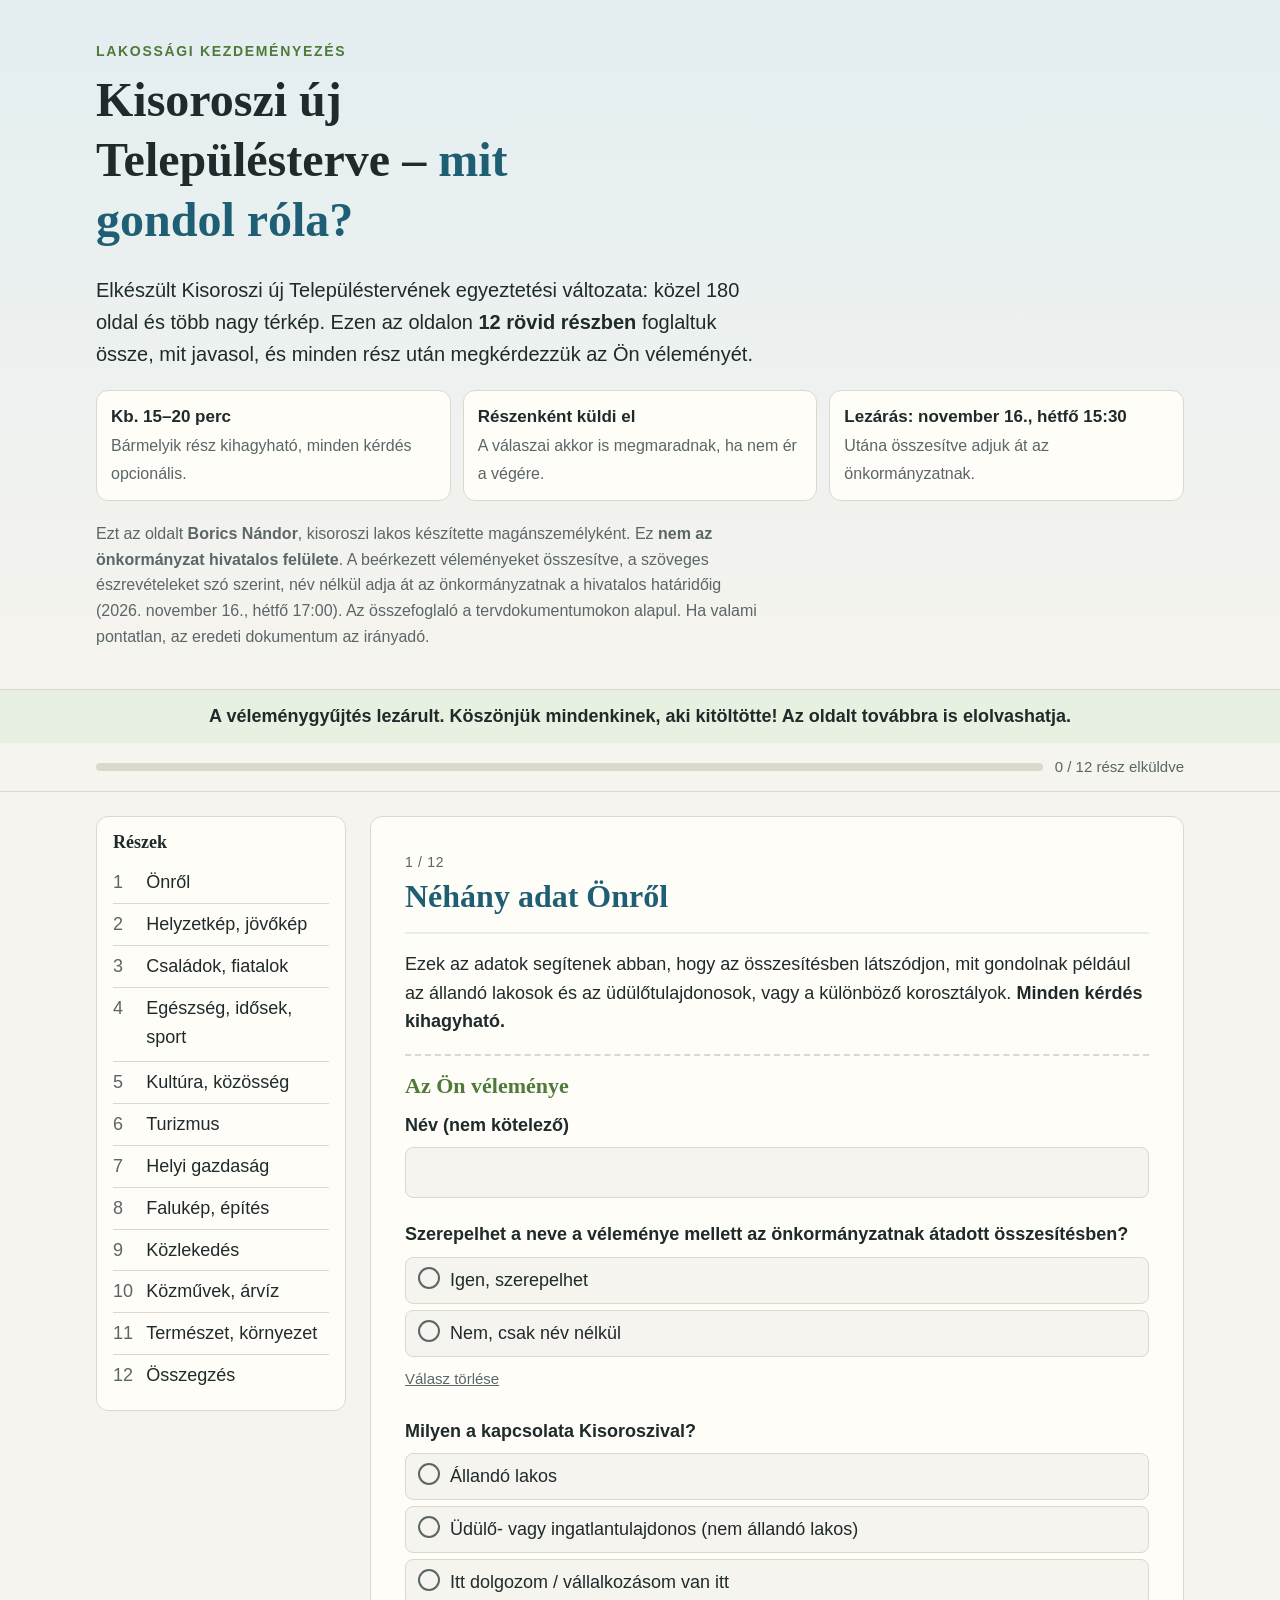
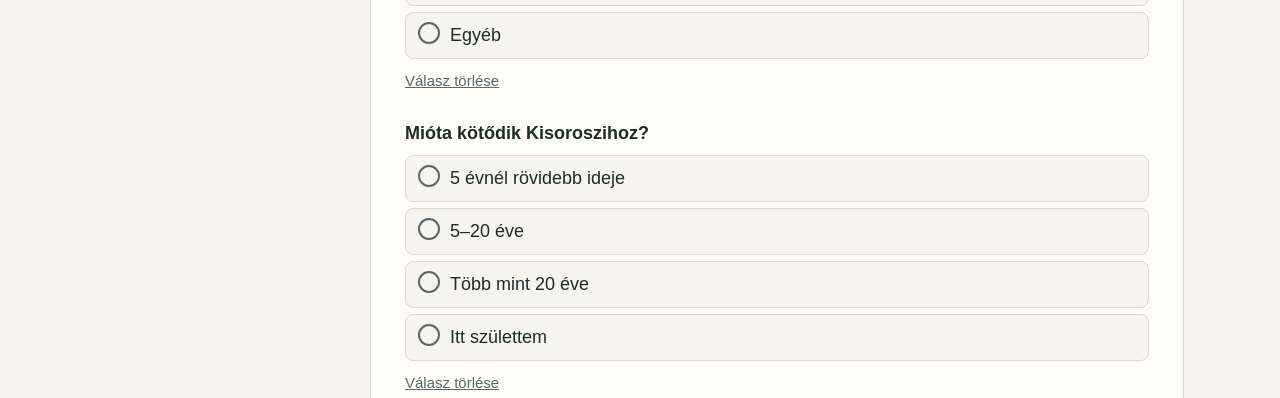
<file: index.html>
<!doctype html>
<html lang="hu"><head><meta charset="utf-8"><meta http-equiv="refresh" content="0; url=site/"><title>Kisoroszi Településterv</title></head>
<body><a href="site/">Tovább a véleményező oldalra</a></body></html>
</file>
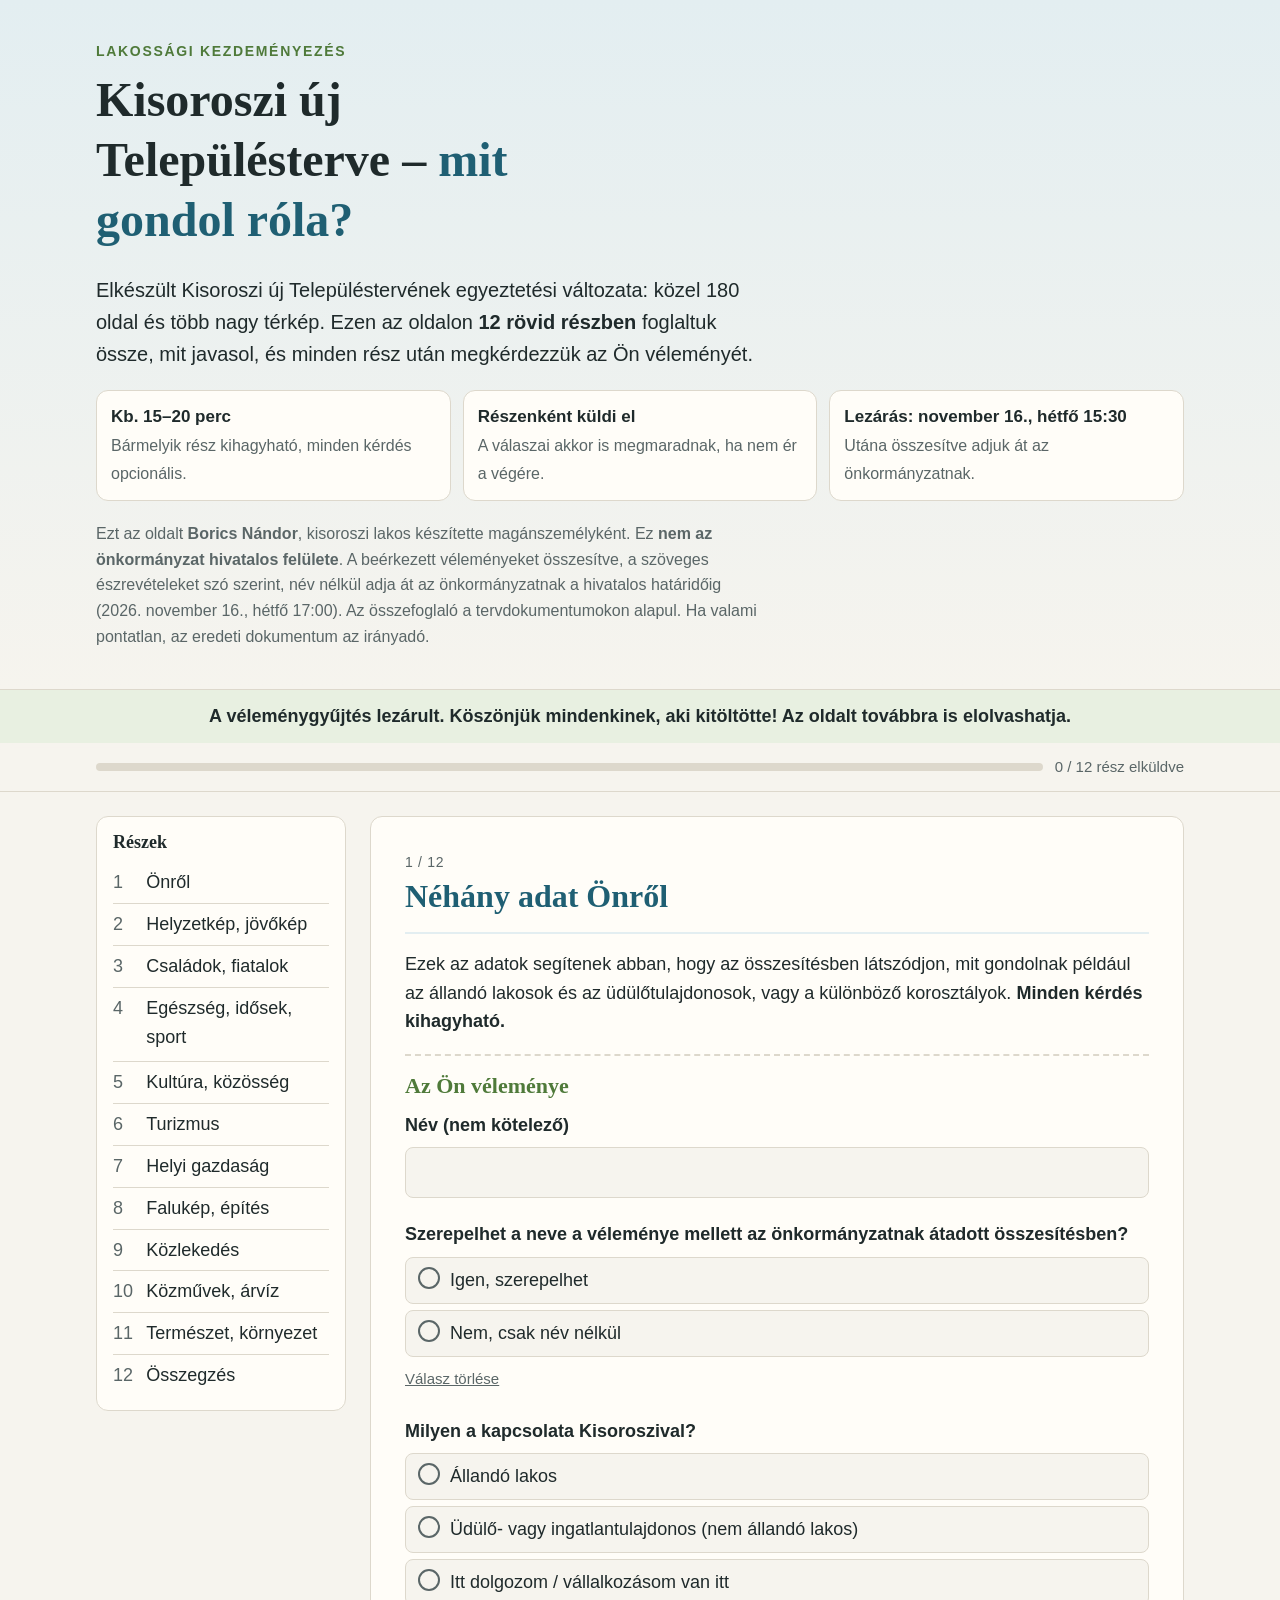
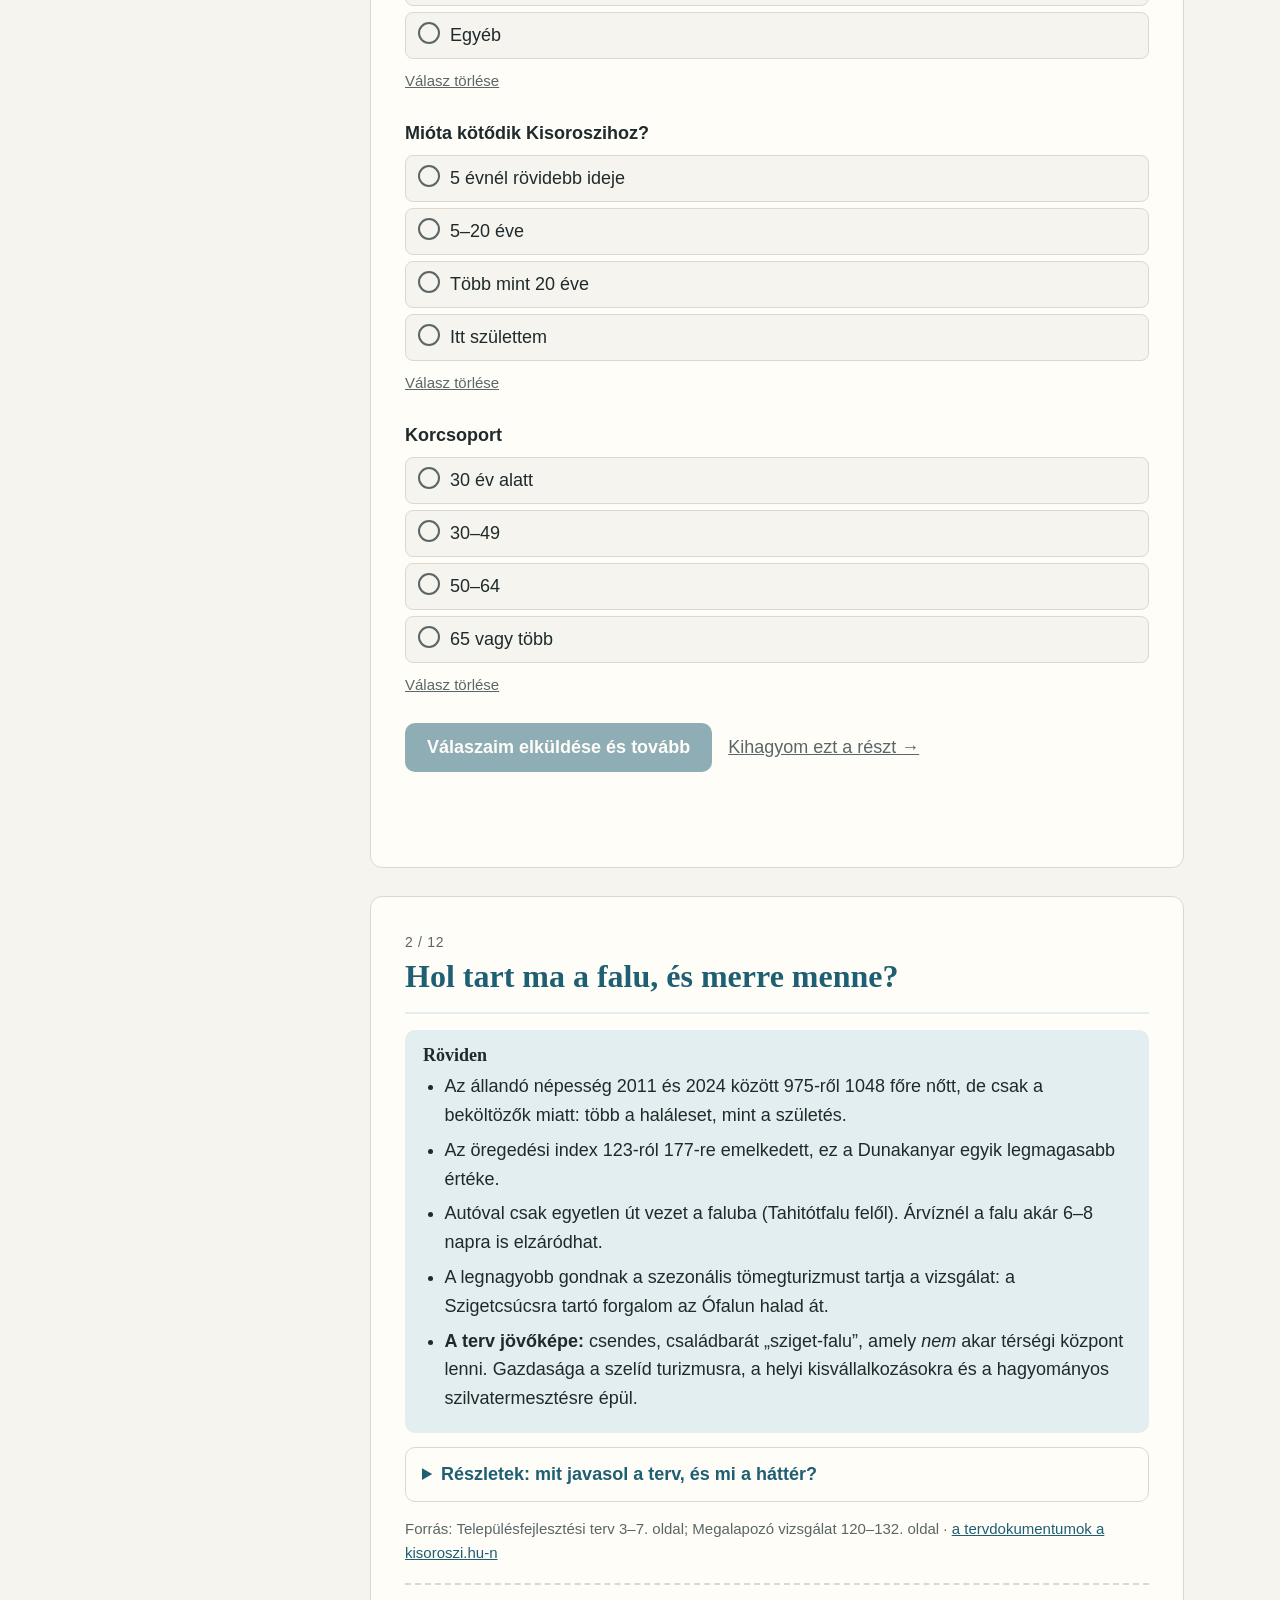
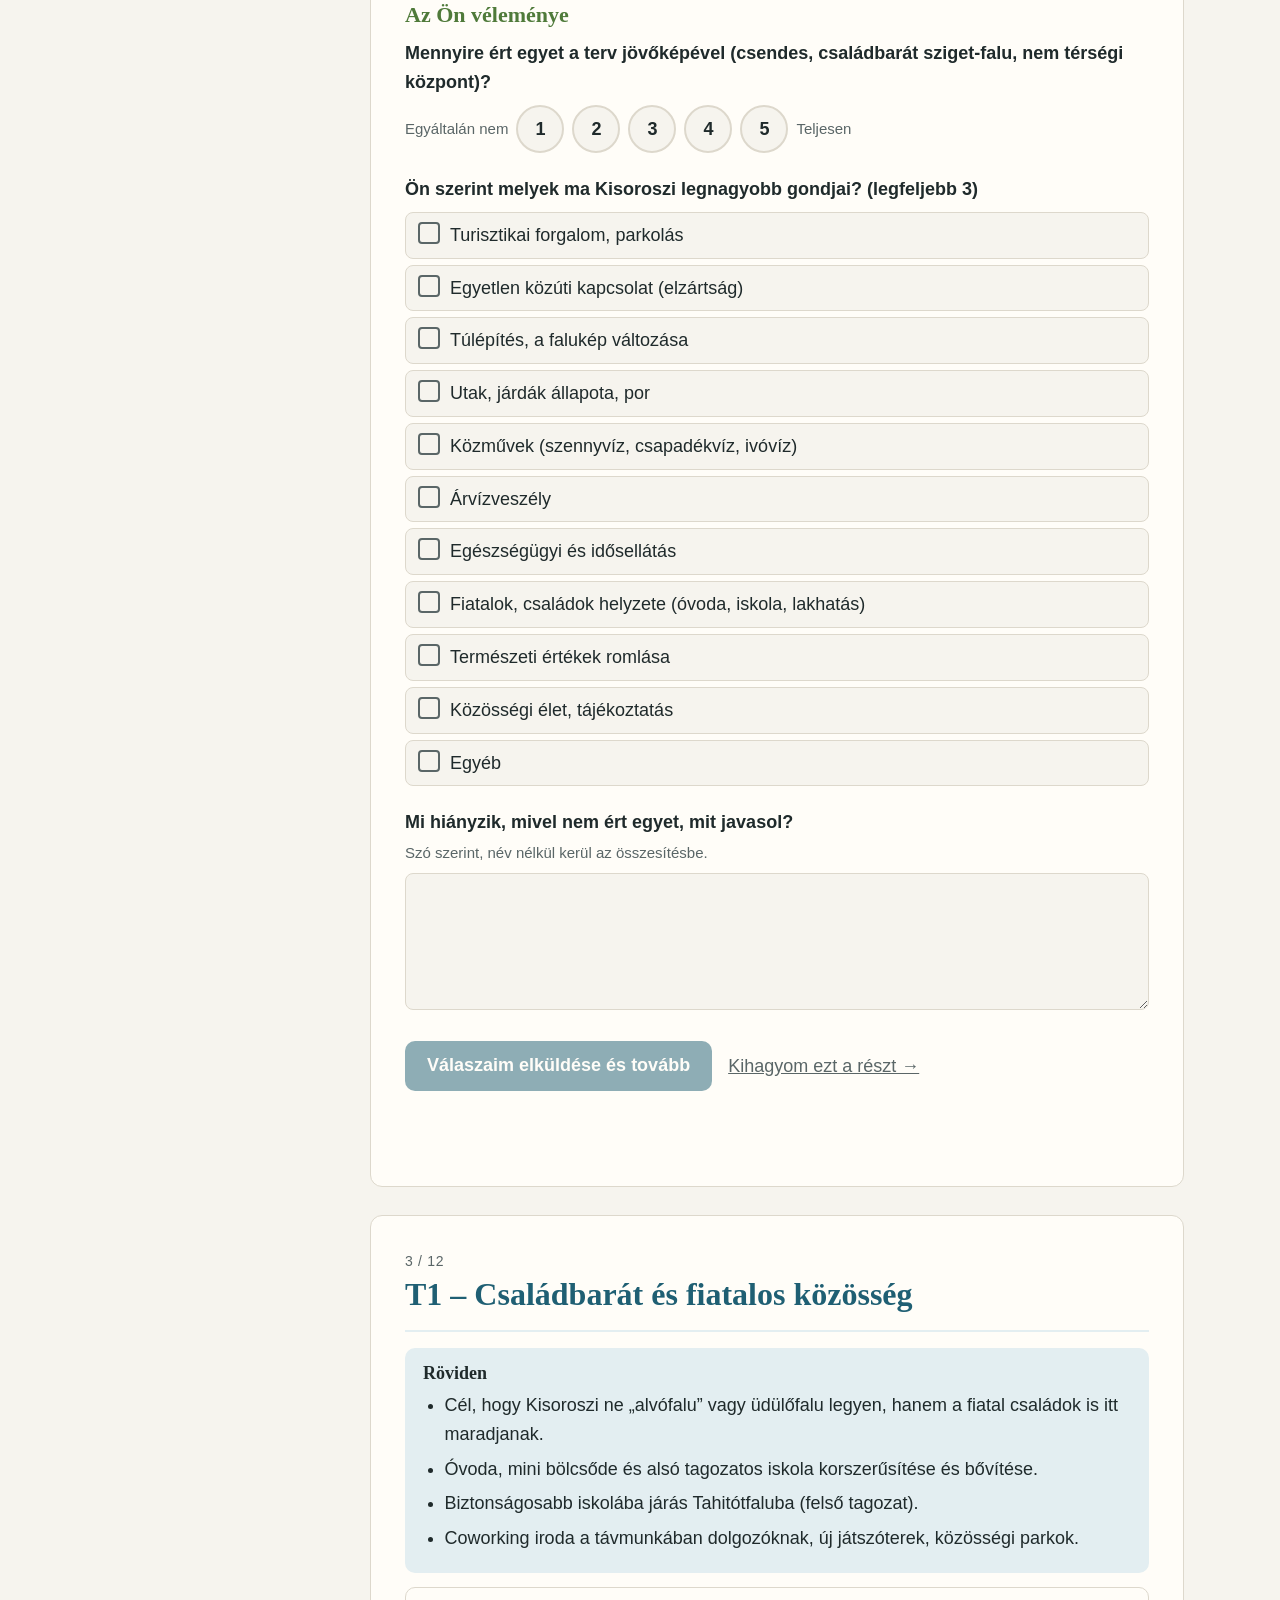
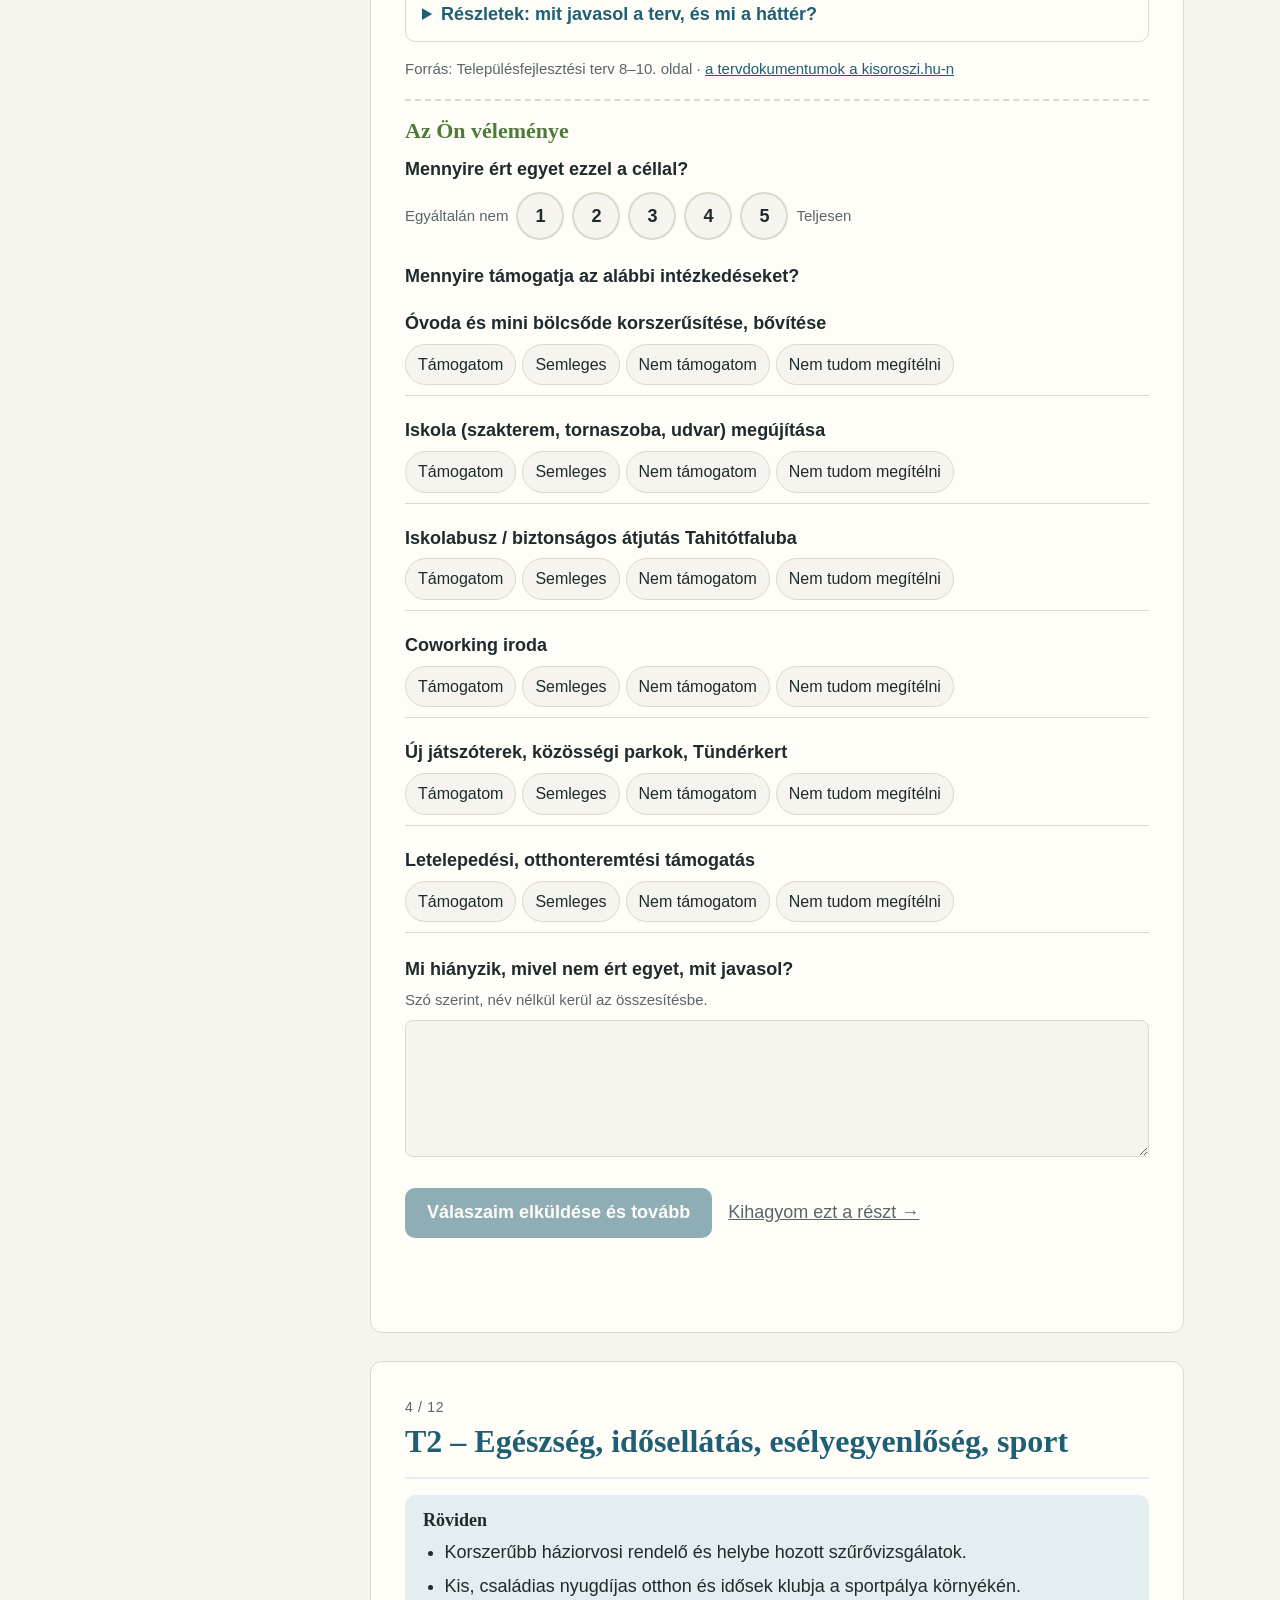
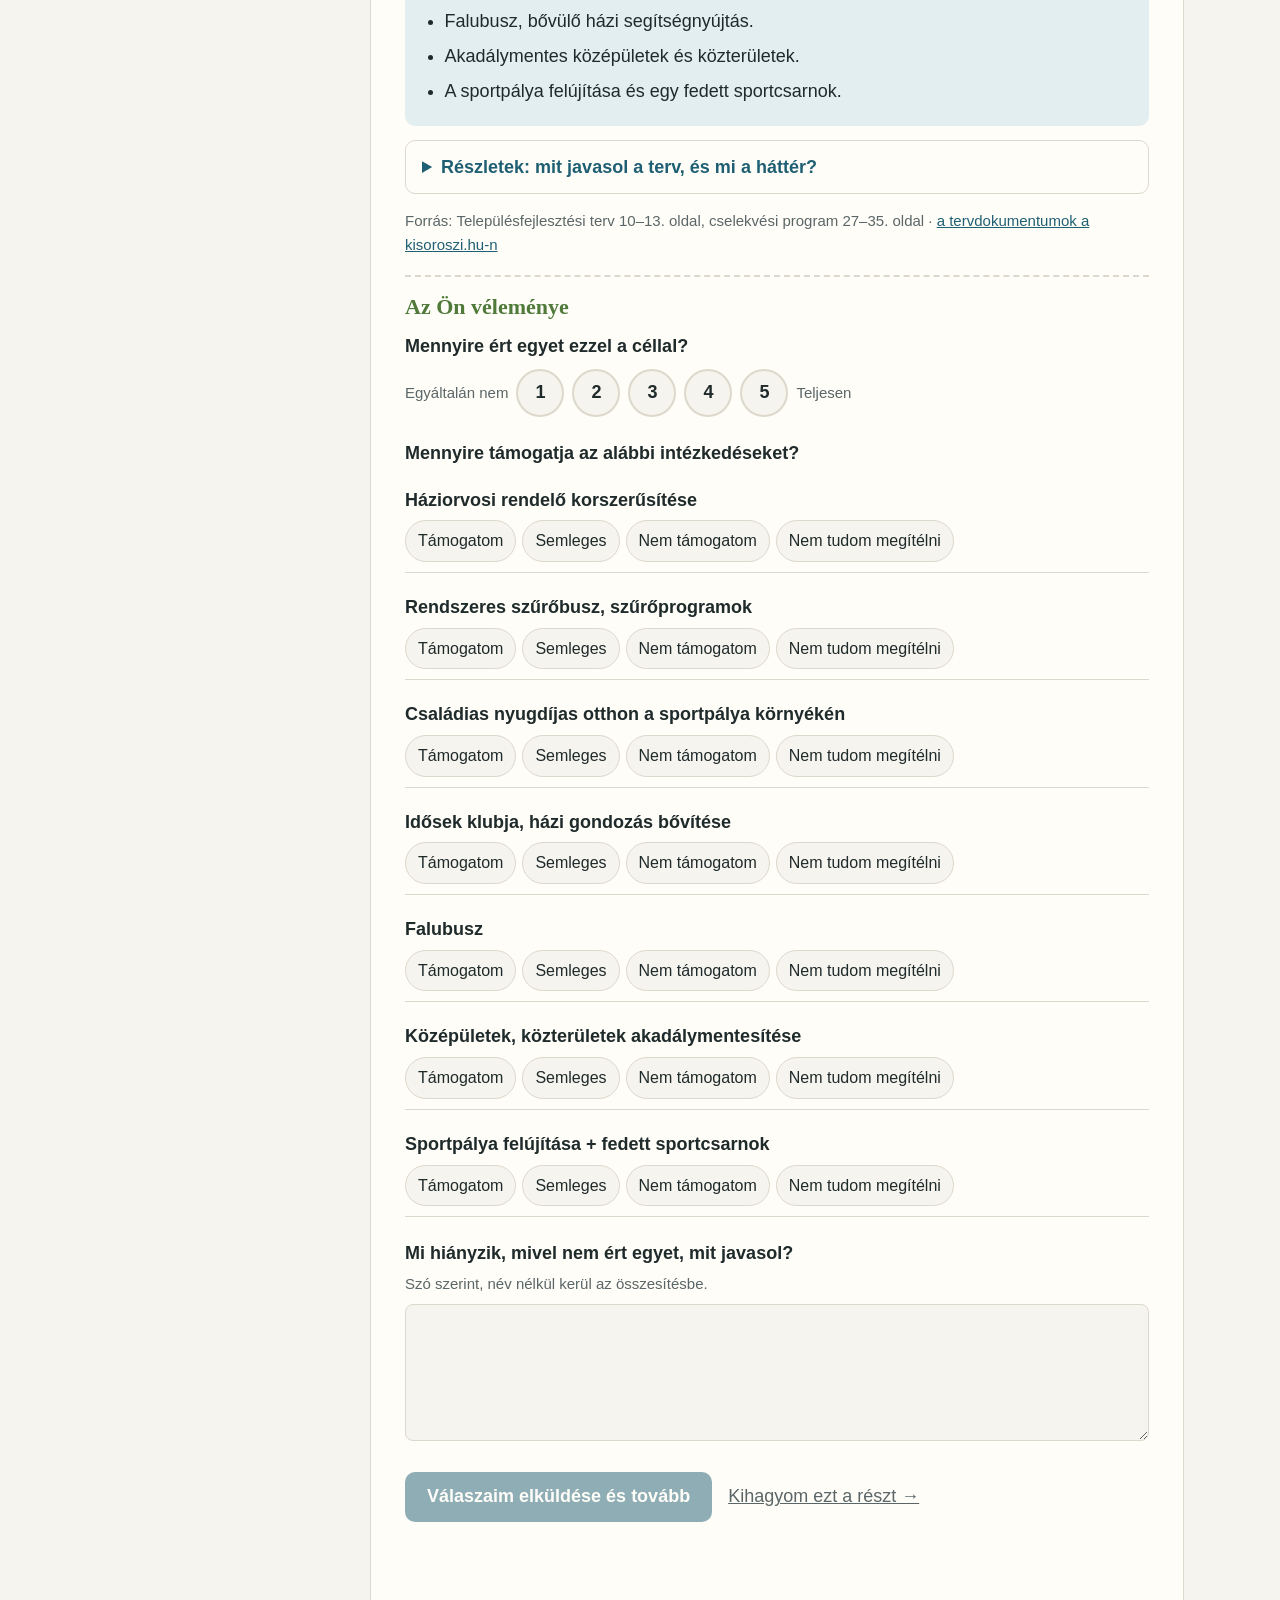
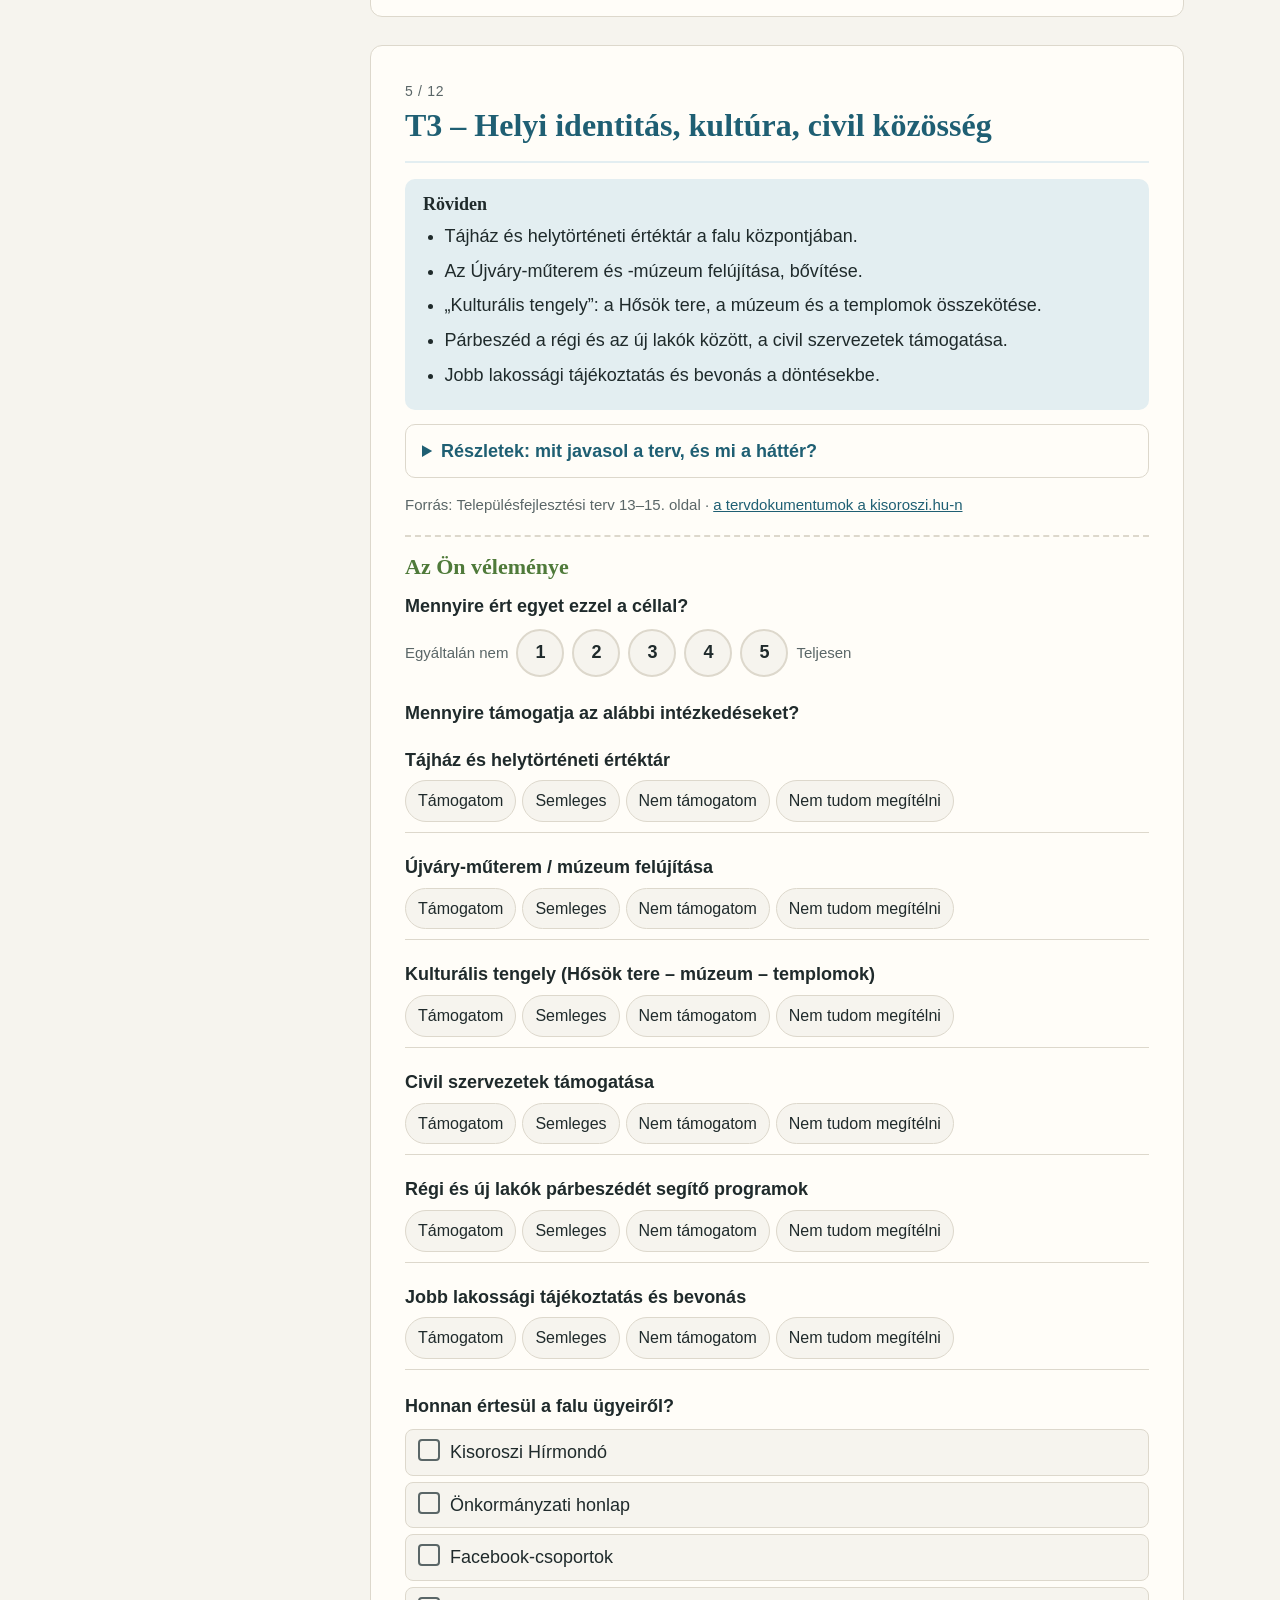
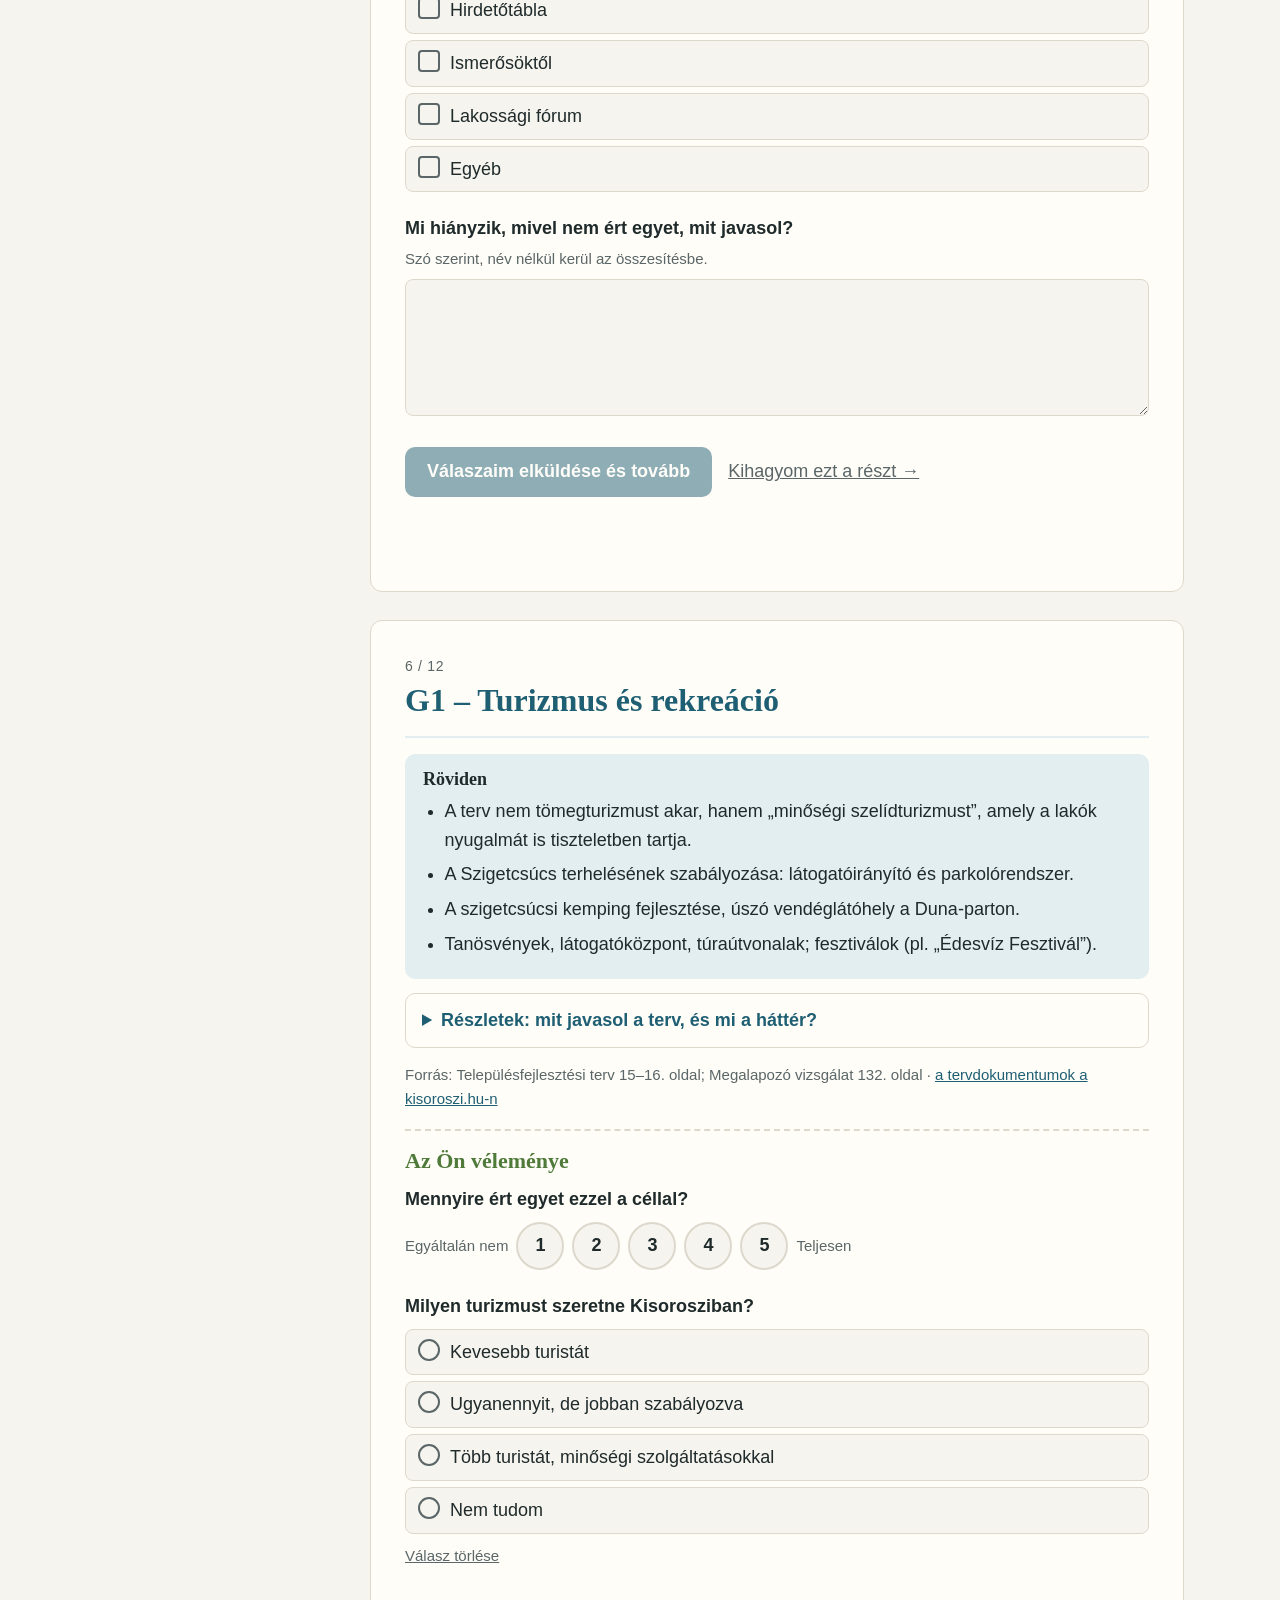
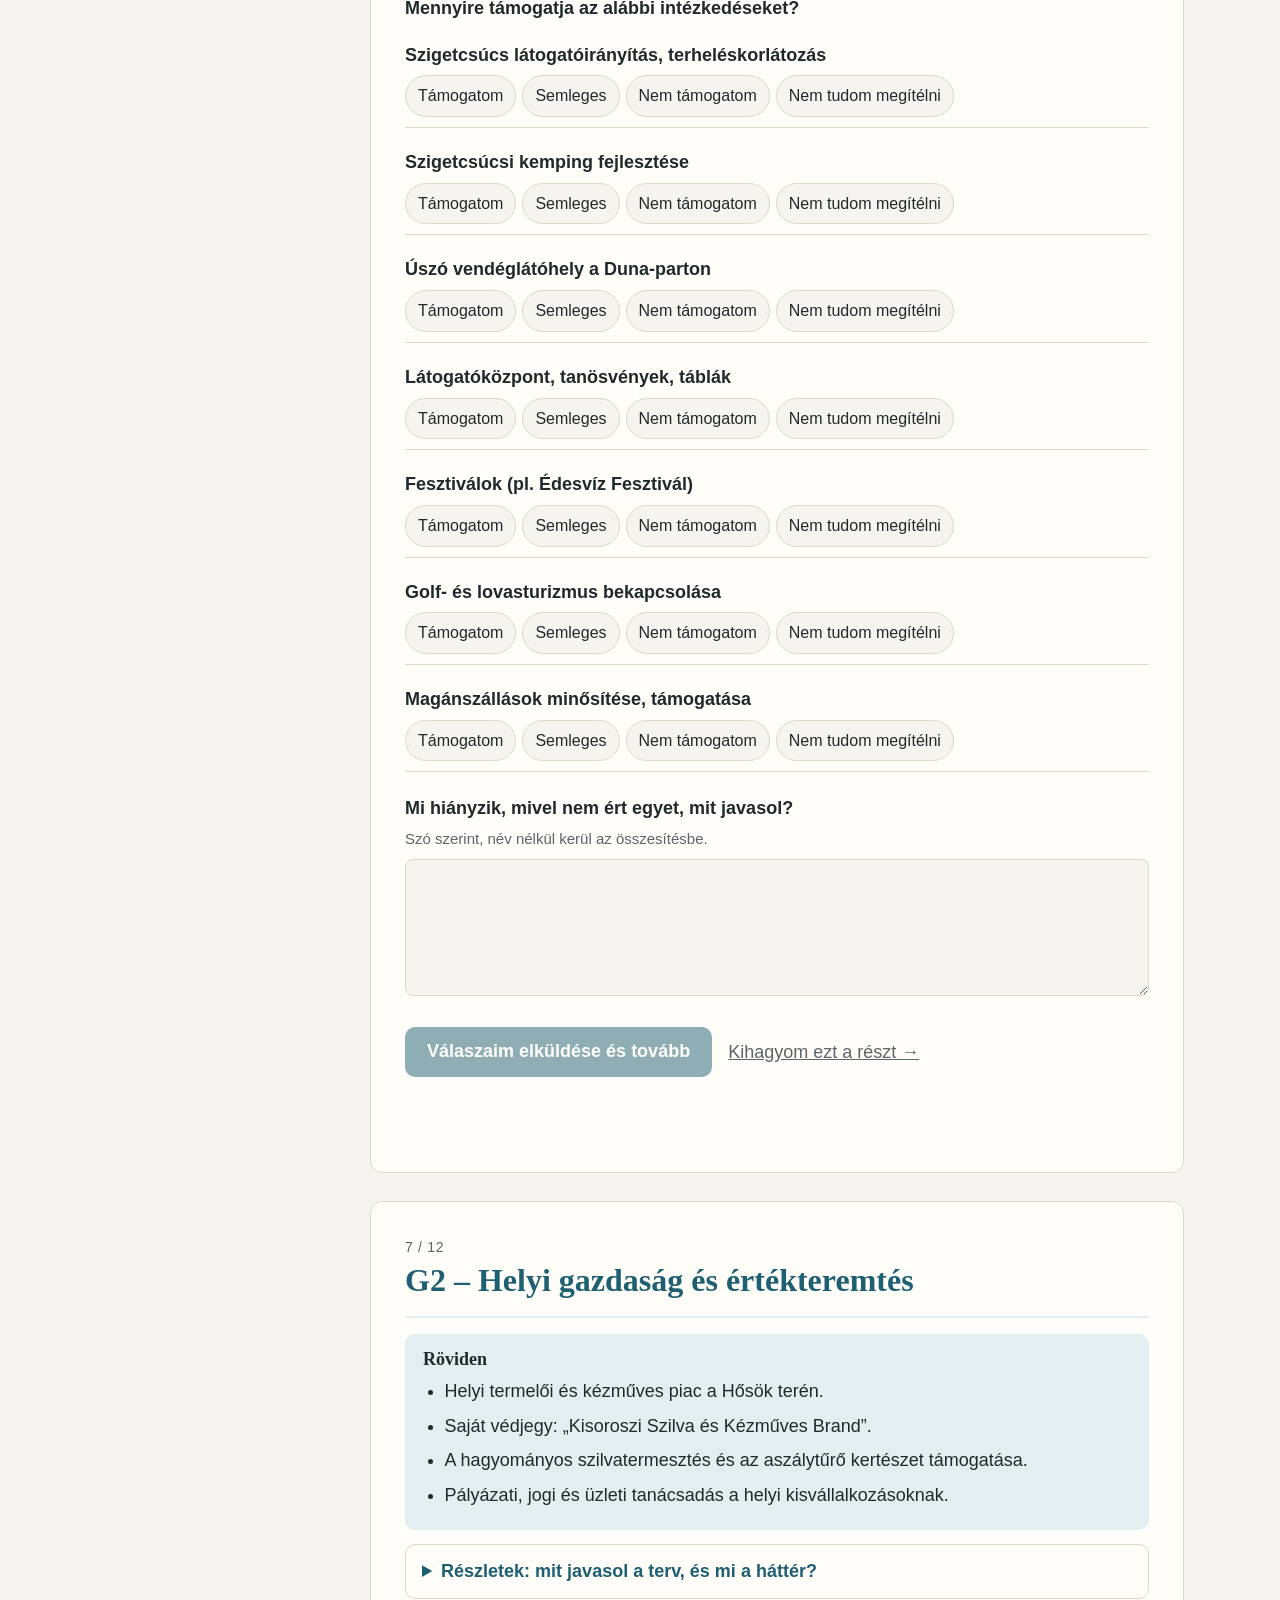
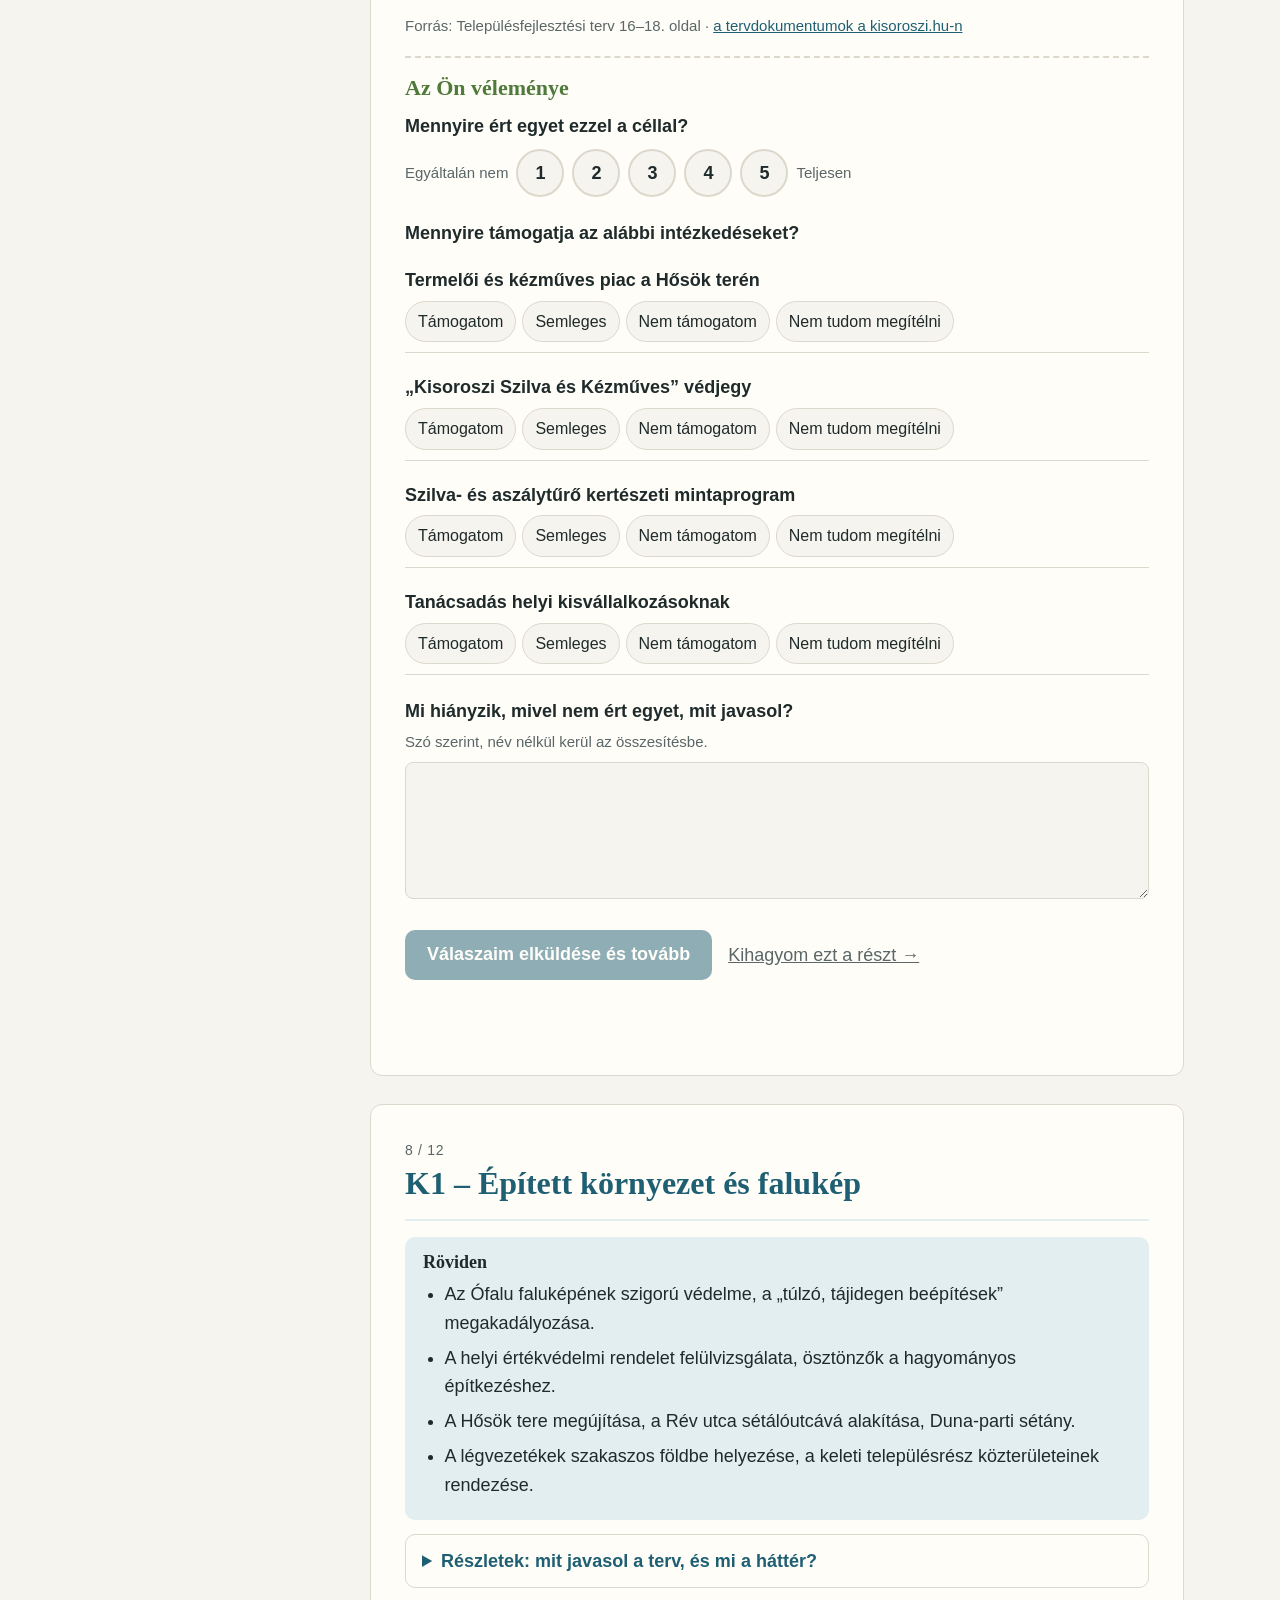
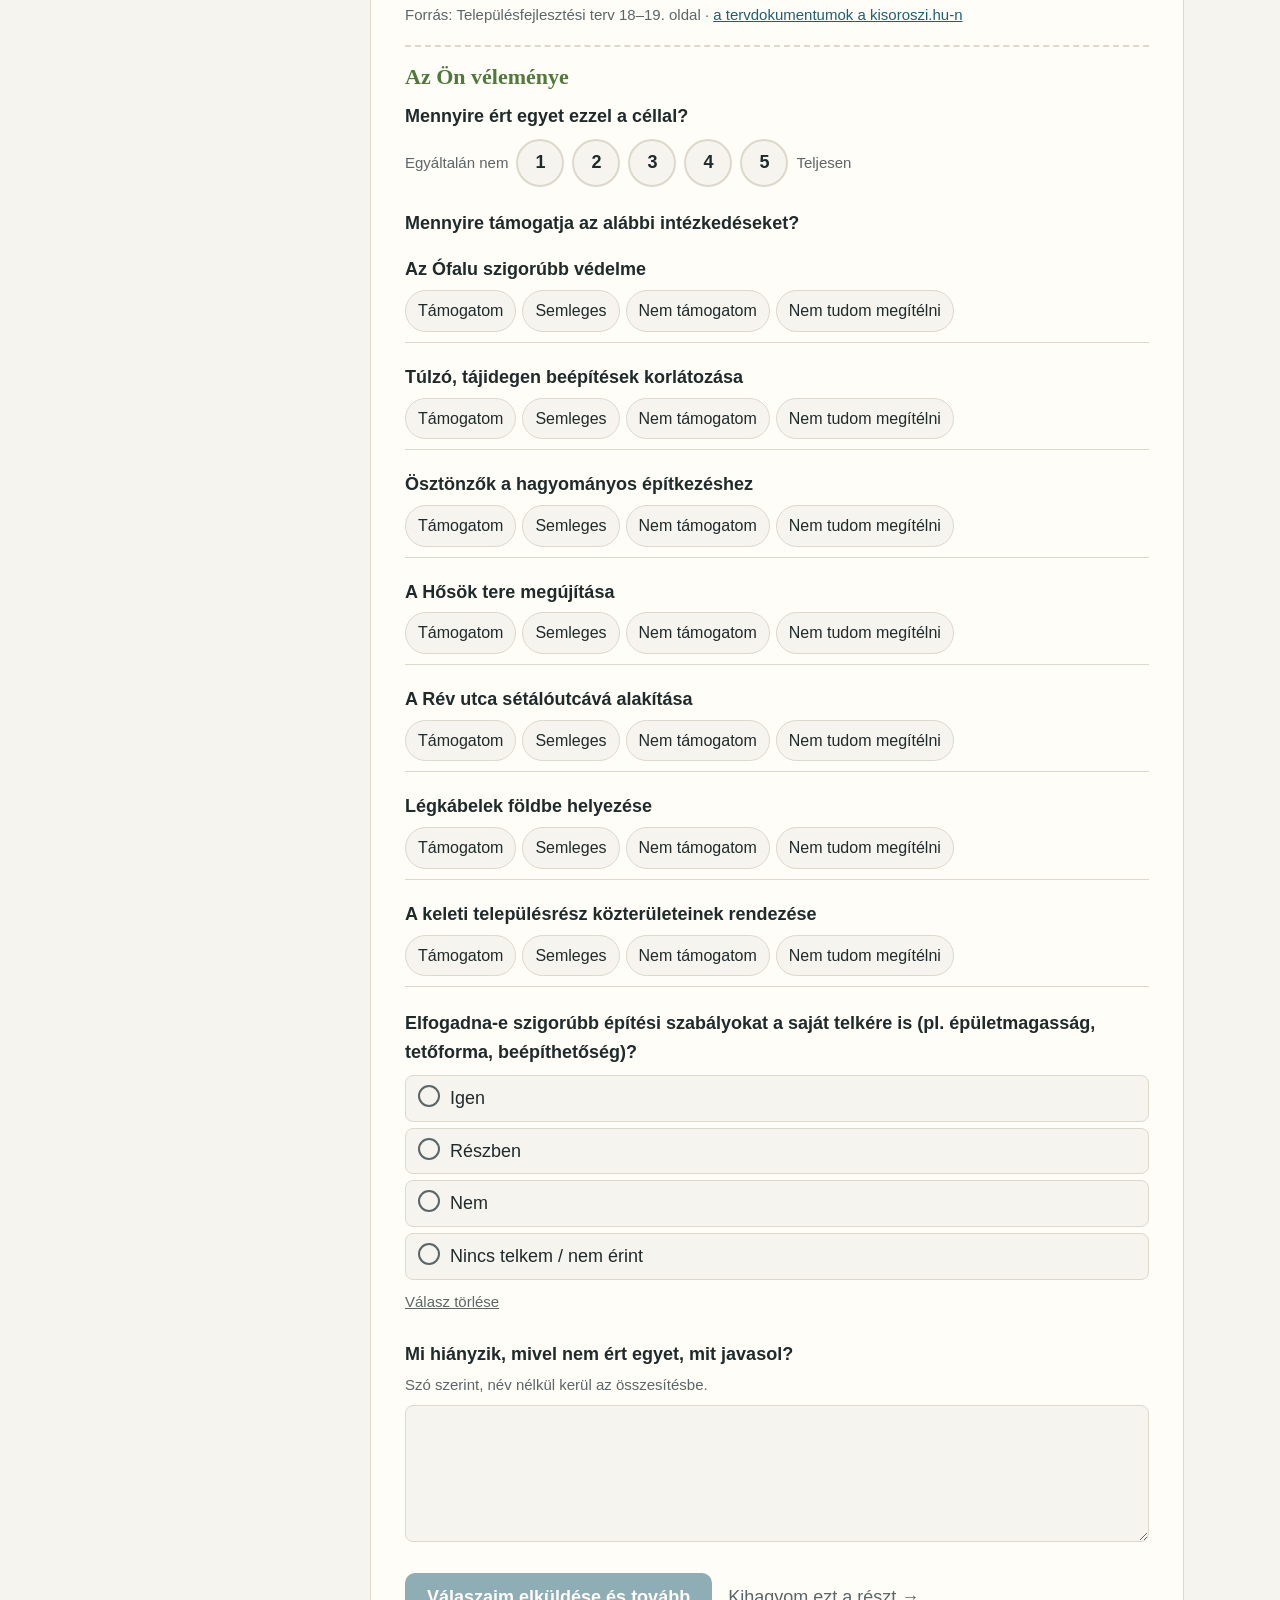
<file: site/index.html>
<!doctype html>
<html lang="hu">
<head>
  <meta charset="utf-8">
  <meta name="viewport" content="width=device-width, initial-scale=1">
  <title>Kisoroszi Településterv – mondja el véleményét</title>
  <meta name="description" content="Közérthető összefoglaló Kisoroszi új Településtervéről, részenként kérdésekkel. Lakossági kezdeményezés, a vélemények összesítve kerülnek az önkormányzathoz.">
  <meta name="referrer" content="no-referrer">
  <link rel="stylesheet" href="style.css">
</head>
<body>
  <a class="skip-link" href="#parts">Ugrás a tartalomra</a>

  <header class="hero">
    <div class="wrap">
      <p class="kicker">Lakossági kezdeményezés</p>
      <h1>Kisoroszi új Településterve – <span>mit gondol róla?</span></h1>
      <p class="lead">Elkészült Kisoroszi új Településtervének egyeztetési változata: közel 180 oldal és több nagy térkép.
        Ezen az oldalon <strong>12 rövid részben</strong> foglaltuk össze, mit javasol, és minden rész után megkérdezzük az Ön véleményét.</p>
      <div class="facts">
        <div><strong>Kb. 15–20 perc</strong><span>Bármelyik rész kihagyható, minden kérdés opcionális.</span></div>
        <div><strong>Részenként küldi el</strong><span>A válaszai akkor is megmaradnak, ha nem ér a végére.</span></div>
        <div><strong>Lezárás: <span data-close-at></span></strong><span>Utána összesítve adjuk át az önkormányzatnak.</span></div>
      </div>
      <p class="who">Ezt az oldalt <strong data-controller-name></strong>, kisoroszi lakos készítette magánszemélyként.
        Ez <strong>nem az önkormányzat hivatalos felülete</strong>. A beérkezett véleményeket összesítve,
        a szöveges észrevételeket szó szerint, név nélkül adja át az önkormányzatnak a hivatalos határidőig
        (<span data-official-deadline></span>). Az összefoglaló a tervdokumentumokon alapul. Ha valami pontatlan,
        az eredeti dokumentum az irányadó.</p>
    </div>
  </header>

  <div id="test-banner" class="banner warn" hidden>Teszt mód: az űrlap még nincs bekötve, a válaszok nem kerülnek elküldésre.</div>
  <div id="closed-banner" class="banner" hidden>A véleménygyűjtés lezárult. Köszönjük mindenkinek, aki kitöltötte! Az oldalt továbbra is elolvashatja.</div>

  <div class="progress" aria-hidden="false">
    <div class="wrap progress-inner">
      <div class="progress-track"><div id="progress-bar" class="progress-fill"></div></div>
      <span id="progress-text" class="progress-text"></span>
    </div>
  </div>

  <div class="wrap layout">
    <nav class="toc" aria-label="Részek">
      <h2>Részek</h2>
      <ol id="toc-list"></ol>
    </nav>

    <main id="parts">
      <!-- spam-csapda: embernek láthatatlan -->
      <div class="hp" aria-hidden="true">
        <label for="hp_website">Weboldal</label>
        <input id="hp_website" name="website" type="text" tabindex="-1" autocomplete="off">
      </div>
    </main>
  </div>

  <section class="wrap end" id="vege">
    <h2>Köszönjük!</h2>
    <p>Ha minden részt elküldött, nincs több teendője. Az elküldött részek mellett a tartalomjegyzékben pipa látható.</p>

    <div id="mailto-box" class="card">
      <h3>Szeretné saját nevében is, hivatalosan beküldeni?</h3>
      <p>Az önkormányzat a <a data-official-email></a> címre vagy személyesen, ügyfélfogadási időben várja a lakossági
        észrevételeket. A határidő: <strong data-official-deadline></strong>.
        Az alábbi gombbal egy előre kitöltött e-mailt nyithat meg az Ön szöveges válaszaival, amelyet a levelezőjében még átírhat.</p>
      <p><a class="btn" href="#">E-mail megnyitása a hivatalnak</a>
        <button type="button" class="btn ghost" id="copy-text">Szöveg másolása</button></p>
      <label class="sr-only" for="mailtext">Az e-mail szövege</label>
      <textarea id="mailtext" rows="6" readonly></textarea>
    </div>
  </section>

  <footer class="wrap footer">
    <h2>Adatkezelési tájékoztató</h2>
    <p><strong>Adatkezelő:</strong> <span data-controller-name></span> magánszemély, elérhetőség: <a data-controller-email></a>.</p>
    <p><strong>Mit gyűjtünk?</strong> Az Ön által megadott válaszokat, valamint ha megadja, a nevét és e-mail címét. Egy véletlenszerű,
      névtelen kitöltő-azonosítót is, amely összeköti ugyanannak a kitöltőnek a részenként elküldött válaszait.</p>
    <p><strong>Mire használjuk?</strong> A vélemények összesítésére és átadására Kisoroszi Község Önkormányzatának a Településterv
      egyeztetése keretében. Jogalap: az Ön hozzájárulása (a válaszok elküldése).</p>
    <p><strong>Mit kap meg az önkormányzat?</strong> A számszerű összesítést és a szöveges észrevételeket szó szerint, <strong>név nélkül</strong>.
      A neve csak akkor szerepel, ha ehhez kifejezetten hozzájárult. Az e-mail címét senkinek nem adjuk át, csak az összesítésről
      szóló értesítéshez használjuk. Átadás előtt a szöveges válaszokból törölhetjük azt, ami valakit azonosíthatóvá tenne.</p>
    <p><strong>Hol tároljuk?</strong> A válaszok a Google Forms / Google Táblázatok szolgáltatásban tárolódnak (adatfeldolgozó: Google).
      Az átadás után 3 hónappal töröljük őket.</p>
    <p><strong>Az Ön jogai:</strong> kérheti a válaszai megtekintését vagy törlését a fenti e-mail címen. Ehhez adja meg a kitöltés
      idejét és ha lehet, a szöveges válaszai egy részletét. Panasszal a Nemzeti Adatvédelmi és Információszabadság Hatósághoz
      (naih.hu) fordulhat.</p>
    <p><strong>Sütik:</strong> az oldal nem használ sütiket és nem követi a látogatókat. A még el nem küldött válaszokat csak az Ön
      böngészője tárolja (helyi tárhely), hogy később folytathassa.
      <button type="button" class="link-btn" id="clear-data">Mentett válaszaim törlése erről az eszközről</button></p>
    <p class="small">Forrás: Kisoroszi Község Településterve, Településfejlesztési terv és Megalapozó vizsgálat (egyeztetési, munkaközi változat, 2026. október),
      <a href="https://www.kisoroszi.hu/hirek/kisoroszi-uj-telepulestervenek-elokeszitese" target="_blank" rel="noopener">kisoroszi.hu</a>.
      A térképrészletek a Megalapozó vizsgálatból származnak.</p>
  </footer>

  <script src="content.js"></script>
  <script src="form-config.js"></script>
  <script src="app.js"></script>
</body>
</html>
</file>
<file: site/style.css>
:root {
  --bg: #f6f4ee;
  --paper: #fffdf8;
  --ink: #1f2a2b;
  --muted: #5a6667;
  --line: #ddd8cc;
  --river: #1f5f73;
  --river-soft: #e3eef1;
  --leaf: #4f7a3a;
  --leaf-soft: #e8f0e1;
  --plum: #6a3d6e;
  --warn: #8a5a00;
  --warn-soft: #fbf0d9;
  --err: #a23b2a;
  --radius: 12px;
  --serif: "Iowan Old Style", "Palatino Linotype", Palatino, Georgia, "Times New Roman", serif;
  --sans: -apple-system, BlinkMacSystemFont, "Segoe UI", Roboto, "Helvetica Neue", Arial, sans-serif;
  color-scheme: light dark;
}
@media (prefers-color-scheme: dark) {
  :root {
    --bg: #151b1c; --paper: #1c2425; --ink: #e9ece8; --muted: #a6b1b0; --line: #34403f;
    --river: #7fbccc; --river-soft: #1d3138; --leaf: #9cc483; --leaf-soft: #22301d;
    --plum: #c9a0cc; --warn: #f0c46a; --warn-soft: #3a2e15; --err: #ff9b88;
  }
}

* { box-sizing: border-box; }
html { scroll-behavior: smooth; scroll-padding-top: 64px; }
body { margin: 0; background: var(--bg); color: var(--ink); font: 18px/1.6 var(--sans); -webkit-text-size-adjust: 100%; }
img { max-width: 100%; height: auto; display: block; border-radius: 8px; }
a { color: var(--river); }
h1, h2, h3, h4 { font-family: var(--serif); line-height: 1.25; margin: 0 0 .5em; }
.wrap { max-width: 1120px; margin: 0 auto; padding: 0 16px; }
.sr-only { position: absolute; width: 1px; height: 1px; overflow: hidden; clip: rect(0 0 0 0); }
.skip-link { position: absolute; left: -999px; }
.skip-link:focus { left: 8px; top: 8px; background: var(--paper); padding: 8px 12px; z-index: 10; }
.hp { position: absolute; left: -9999px; }

/* hero */
.hero { background: linear-gradient(180deg, var(--river-soft), var(--bg)); padding: 40px 0 24px; border-bottom: 1px solid var(--line); }
.kicker { text-transform: uppercase; letter-spacing: .12em; font-size: 14px; color: var(--leaf); font-weight: 700; margin: 0 0 8px; }
.hero h1 { font-size: clamp(30px, 5vw, 48px); max-width: 20ch; }
.hero h1 span { color: var(--river); }
.lead { font-size: 20px; max-width: 60ch; }
.facts { display: grid; grid-template-columns: repeat(auto-fit, minmax(220px, 1fr)); gap: 12px; margin: 20px 0; }
.facts > div { background: var(--paper); border: 1px solid var(--line); border-radius: var(--radius); padding: 12px 14px; }
.facts strong { display: block; font-size: 17px; }
.facts > div > span { color: var(--muted); font-size: 16px; }
.who { font-size: 16px; color: var(--muted); max-width: 75ch; }

.banner { padding: 12px 16px; text-align: center; background: var(--leaf-soft); font-weight: 600; }
.banner.warn { background: var(--warn-soft); color: var(--warn); }

/* progress */
.progress { position: sticky; top: 0; z-index: 5; background: color-mix(in srgb, var(--bg) 92%, transparent); backdrop-filter: blur(6px); border-bottom: 1px solid var(--line); }
.progress-inner { display: flex; align-items: center; gap: 12px; height: 48px; }
.progress-track { flex: 1; height: 8px; background: var(--line); border-radius: 99px; overflow: hidden; }
.progress-fill { height: 100%; width: 0; background: var(--leaf); transition: width .4s; }
.progress-text { font-size: 15px; color: var(--muted); white-space: nowrap; }

/* layout */
.layout { display: grid; grid-template-columns: 1fr; gap: 24px; padding-top: 24px; }
@media (min-width: 960px) { .layout { grid-template-columns: 250px 1fr; } .toc { position: sticky; top: 64px; align-self: start; max-height: calc(100vh - 80px); overflow: auto; } }
.toc { background: var(--paper); border: 1px solid var(--line); border-radius: var(--radius); padding: 14px 16px; }
.toc h2 { font-size: 18px; }
.toc ol { list-style: none; margin: 0; padding: 0; }
.toc li { display: flex; flex-wrap: wrap; align-items: baseline; justify-content: space-between; gap: 4px 8px; padding: 6px 0; border-top: 1px solid var(--line); }
.toc li:first-child { border-top: 0; }
.toc a { text-decoration: none; color: var(--ink); display: flex; gap: 8px; }
.toc a:hover { color: var(--river); }
.toc-num { color: var(--muted); min-width: 1.4em; }
.toc-badge { font-size: 13px; color: var(--muted); }
.toc li[data-status="sent"] .toc-badge { color: var(--leaf); font-weight: 700; }
.toc li[data-status="changed"] .toc-badge, .toc li[data-status="draft"] .toc-badge { color: var(--warn); }

/* parts */
.part { background: var(--paper); border: 1px solid var(--line); border-radius: var(--radius); padding: 22px 18px; margin-bottom: 28px; }
@media (min-width: 700px) { .part { padding: 30px 34px; } }
.part-head { border-bottom: 2px solid var(--river-soft); margin-bottom: 16px; }
.part-num { font-size: 14px; color: var(--muted); letter-spacing: .05em; }
.part h2 { font-size: clamp(24px, 3.4vw, 32px); color: var(--river); }
.short { background: var(--river-soft); border-radius: 10px; padding: 14px 18px; }
.short h3 { font-size: 18px; margin-bottom: 4px; }
.short ul { margin: 0; padding-left: 1.2em; }
.short li { margin: 6px 0; }
.details { margin: 14px 0; border: 1px solid var(--line); border-radius: 10px; padding: 0 16px; }
.details summary { cursor: pointer; padding: 12px 0; font-weight: 600; color: var(--river); }
.details[open] summary { border-bottom: 1px solid var(--line); margin-bottom: 10px; }
.details h4 { font-size: 18px; margin-top: 14px; }
.details ul { padding-left: 1.2em; }
.details figure { margin: 18px 0; }
.details figcaption { font-size: 15px; color: var(--muted); margin-top: 6px; }
.source { font-size: 15px; color: var(--muted); }
.intro p { margin-top: 0; }

/* questions */
.qs { margin-top: 18px; padding-top: 16px; border-top: 2px dashed var(--line); }
.qs > h3 { font-size: 22px; color: var(--leaf); }
.q { border: 0; padding: 0; margin: 0 0 22px; min-width: 0; }
.q legend { font-weight: 700; padding: 0; margin-bottom: 8px; }
.hint { margin: -4px 0 8px; font-size: 15px; color: var(--muted); }
input[type=text], input[type=email], textarea {
  width: 100%; font: inherit; color: var(--ink); background: var(--bg);
  border: 1px solid var(--line); border-radius: 8px; padding: 10px 12px;
}
textarea { resize: vertical; min-height: 110px; }
input:focus-visible, textarea:focus-visible, .btn:focus-visible, label:focus-within { outline: 3px solid color-mix(in srgb, var(--river) 60%, transparent); outline-offset: 2px; }

.scale { display: flex; align-items: center; gap: 8px; flex-wrap: wrap; }
.scale-end { font-size: 15px; color: var(--muted); }
.scale-opt { position: relative; }
.scale-opt input, .chip input, .opt input { position: absolute; opacity: 0; width: 1px; height: 1px; }
.scale-opt span { display: inline-grid; place-items: center; width: 48px; height: 48px; border: 2px solid var(--line); border-radius: 50%; font-weight: 700; cursor: pointer; background: var(--bg); }
.scale-opt input:checked + span { background: var(--river); border-color: var(--river); color: var(--paper); }
.scale-opt input:focus-visible + span { outline: 3px solid var(--river); outline-offset: 2px; }

.opts { display: grid; gap: 6px; }
.opt { display: flex; gap: 10px; align-items: flex-start; cursor: pointer; padding: 8px 12px; border: 1px solid var(--line); border-radius: 8px; background: var(--bg); }
.opt span::before { content: ""; display: inline-block; width: 18px; height: 18px; margin-right: 10px; vertical-align: -3px; border: 2px solid var(--muted); border-radius: 50%; }
.q-checkbox .opt span::before { border-radius: 4px; }
.opt input:checked + span::before { background: var(--river); border-color: var(--river); box-shadow: inset 0 0 0 3px var(--bg); }
.opt:has(input:checked) { border-color: var(--river); background: var(--river-soft); }
.opt input:focus-visible + span { text-decoration: underline; }

.grid { display: grid; gap: 10px; }
.grid-row { padding: 10px 0; border-bottom: 1px solid var(--line); }
.grid-label { font-weight: 600; margin-bottom: 6px; }
.grid-choices { display: flex; flex-wrap: wrap; gap: 6px; }
.chip span { display: inline-block; padding: 7px 12px; border: 1px solid var(--line); border-radius: 99px; cursor: pointer; font-size: 16px; background: var(--bg); }
.chip input:focus-visible + span { outline: 3px solid var(--river); outline-offset: 2px; }
.chip-0 input:checked + span { background: var(--leaf); border-color: var(--leaf); color: var(--paper); }
.chip-1 input:checked + span { background: var(--muted); border-color: var(--muted); color: var(--paper); }
.chip-2 input:checked + span { background: var(--plum); border-color: var(--plum); color: var(--paper); }
.chip-3 input:checked + span { background: var(--line); border-color: var(--muted); color: var(--ink); }

.actions { display: flex; flex-wrap: wrap; align-items: center; gap: 16px; }
.btn { display: inline-block; font: 600 18px/1.2 var(--sans); background: var(--river); color: var(--paper); border: 0; border-radius: 10px; padding: 14px 22px; cursor: pointer; text-decoration: none; }
.btn:hover { filter: brightness(1.08); }
.btn:disabled { opacity: .5; cursor: not-allowed; }
.btn.ghost { background: transparent; color: var(--river); border: 2px solid var(--river); }
.skip { color: var(--muted); }
.link-btn { background: none; border: 0; padding: 4px 0; color: var(--muted); text-decoration: underline; font: inherit; font-size: 15px; cursor: pointer; justify-self: start; }
.status { min-height: 1.6em; font-weight: 600; }
.status.ok { color: var(--leaf); }
.status.err { color: var(--err); }
.flash { color: var(--warn); font-weight: 600; margin: 6px 0 0; }

/* end, footer */
.end { padding-top: 8px; padding-bottom: 24px; }
.card { background: var(--paper); border: 1px solid var(--line); border-radius: var(--radius); padding: 20px; }
.card textarea { font-size: 15px; margin-top: 8px; }
.footer { border-top: 1px solid var(--line); padding-top: 24px; padding-bottom: 48px; font-size: 16px; color: var(--muted); }
.footer h2 { font-size: 22px; color: var(--ink); }
.small { font-size: 14px; }
</file>
